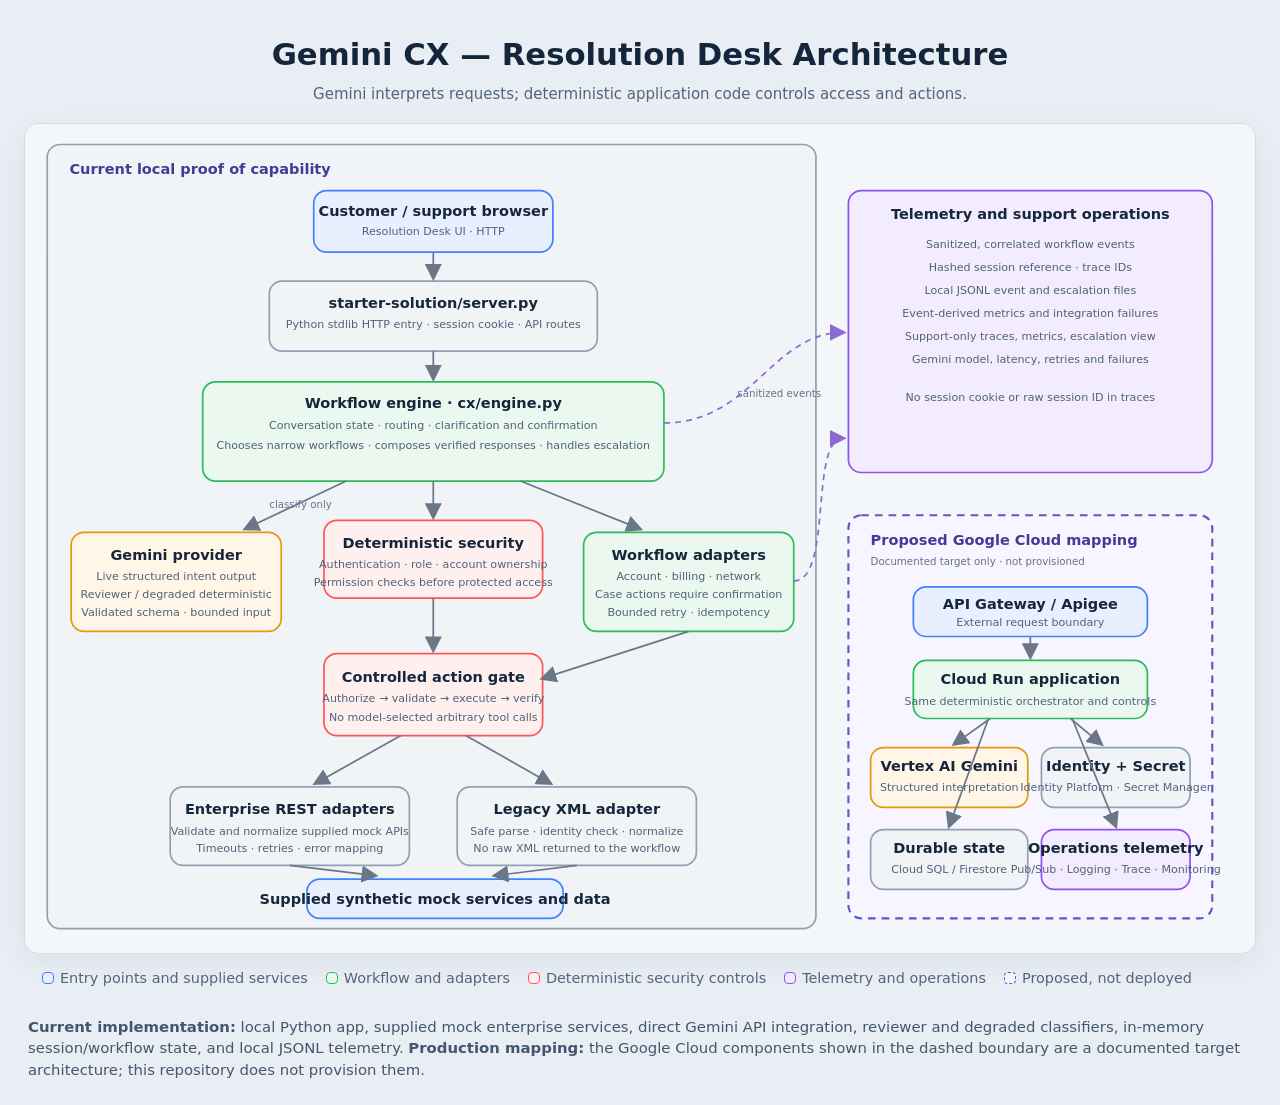
<file: docs/architecture.html>
<!doctype html>
<html lang="en">
<head>
  <meta charset="utf-8">
  <meta name="viewport" content="width=device-width, initial-scale=1">
  <title>Gemini CX — Resolution Desk Architecture</title>
  <style>
    :root { color-scheme: light; --ink:#15263c; --muted:#52657d; --line:#6b7787; --page:#f4f7fa; }
    * { box-sizing:border-box; }
    body { margin:0; padding:24px; background:#e9eef4; color:var(--ink); font:15px/1.45 system-ui,-apple-system,"Segoe UI",sans-serif; }
    main { max-width:1480px; margin:0 auto; }
    header { text-align:center; padding:8px 12px 18px; }
    h1 { margin:0; font-size:clamp(1.35rem,2.4vw,2rem); }
    header p { margin:7px 0 0; color:var(--muted); }
    .diagram { overflow-x:auto; border:1px solid #d5dee8; border-radius:14px; background:var(--page); box-shadow:0 8px 28px #17345212; }
    svg { display:block; width:100%; min-width:980px; height:auto; }
    .box { stroke-width:2; rx:15; }
    .blue { fill:#e8f0ff; stroke:#4380ff; }
    .green { fill:#eaf8ef; stroke:#28bd57; }
    .orange { fill:#fff6e7; stroke:#e39a12; }
    .purple { fill:#f3ecff; stroke:#9051ef; }
    .red { fill:#fff0f0; stroke:#ff5656; }
    .gray { fill:#f0f4f7; stroke:#91a1b3; }
    .gcp { fill:#f7f5ff; stroke:#6552cc; stroke-dasharray:9 7; stroke-width:2.5; }
    .title { fill:#16263b; font-size:17px; font-weight:700; text-anchor:middle; }
    .copy { fill:#50627a; font-size:13px; text-anchor:middle; }
    .small { fill:#61738a; font-size:12px; }
    .arrow { fill:none; stroke:var(--line); stroke-width:2; marker-end:url(#arrow); }
    .dash { fill:none; stroke:#8b6bd1; stroke-width:2; stroke-dasharray:7 6; marker-end:url(#purpleArrow); }
    .group-title { fill:#463997; font-size:17px; font-weight:700; }
    .legend { display:flex; gap:18px; flex-wrap:wrap; padding:14px 18px; color:var(--muted); font-size:.9rem; }
    .dot { display:inline-block; width:12px; height:12px; margin-right:6px; border-radius:4px; vertical-align:-1px; }
    .note { margin:14px 4px 0; color:#43566e; font-size:.93rem; }
    @media (max-width:700px) { body { padding:12px; } .legend { gap:10px; } }
  </style>
</head>
<body>
<main>
  <header>
    <h1>Gemini CX — Resolution Desk Architecture</h1>
    <p>Gemini interprets requests; deterministic application code controls access and actions.</p>
  </header>
  <div class="diagram" role="img" aria-label="Architecture diagram showing the current local proof of capability and a proposed Google Cloud production mapping.">
  <svg viewBox="0 0 1440 970" xmlns="http://www.w3.org/2000/svg" aria-labelledby="svgTitle svgDesc">
    <title id="svgTitle">Resolution Desk architecture</title>
    <desc id="svgDesc">Customer requests enter the local Python server and deterministic workflow. Gemini classifies requests. Controlled adapters call supplied mock services. Sanitized events feed local traces and metrics. A separate dashed boundary maps a future Google Cloud deployment and is not provisioned.</desc>
    <defs>
      <marker id="arrow" markerWidth="10" markerHeight="10" refX="8" refY="5" orient="auto"><path d="M0 0 L10 5 L0 10 z" fill="#6b7787"/></marker>
      <marker id="purpleArrow" markerWidth="10" markerHeight="10" refX="8" refY="5" orient="auto"><path d="M0 0 L10 5 L0 10 z" fill="#8b6bd1"/></marker>
    </defs>

    <!-- Current runnable local proof of capability -->
    <rect class="box gray" x="26" y="24" width="900" height="918" rx="22"/>
    <text class="group-title" x="52" y="58">Current local proof of capability</text>
    <rect class="box blue" x="338" y="78" width="280" height="72"/>
    <text class="title" x="478" y="108">Customer / support browser</text>
    <text class="copy" x="478" y="130">Resolution Desk UI · HTTP</text>

    <rect class="box gray" x="286" y="184" width="384" height="82"/>
    <text class="title" x="478" y="215">starter-solution/server.py</text>
    <text class="copy" x="478" y="239">Python stdlib HTTP entry · session cookie · API routes</text>
    <path class="arrow" d="M478 150 V180"/>

    <rect class="box green" x="208" y="302" width="540" height="116"/>
    <text class="title" x="478" y="333">Workflow engine · cx/engine.py</text>
    <text class="copy" x="478" y="357">Conversation state · routing · clarification and confirmation</text>
    <text class="copy" x="478" y="380">Chooses narrow workflows · composes verified responses · handles escalation</text>
    <path class="arrow" d="M478 266 V298"/>

    <rect class="box orange" x="54" y="478" width="246" height="116"/>
    <text class="title" x="177" y="510">Gemini provider</text>
    <text class="copy" x="177" y="534">Live structured intent output</text>
    <text class="copy" x="177" y="555">Reviewer / degraded deterministic</text>
    <text class="copy" x="177" y="576">Validated schema · bounded input</text>
    <path class="arrow" d="M376 418 L258 474"/>
    <text class="small" x="286" y="450">classify only</text>

    <rect class="box red" x="350" y="464" width="256" height="91"/>
    <text class="title" x="478" y="496">Deterministic security</text>
    <text class="copy" x="478" y="520">Authentication · role · account ownership</text>
    <text class="copy" x="478" y="541">Permission checks before protected access</text>
    <path class="arrow" d="M478 418 V460"/>

    <rect class="box green" x="654" y="478" width="246" height="116"/>
    <text class="title" x="777" y="510">Workflow adapters</text>
    <text class="copy" x="777" y="534">Account · billing · network</text>
    <text class="copy" x="777" y="555">Case actions require confirmation</text>
    <text class="copy" x="777" y="576">Bounded retry · idempotency</text>
    <path class="arrow" d="M580 418 L720 474"/>

    <rect class="box red" x="350" y="620" width="256" height="96"/>
    <text class="title" x="478" y="653">Controlled action gate</text>
    <text class="copy" x="478" y="677">Authorize → validate → execute → verify</text>
    <text class="copy" x="478" y="699">No model-selected arbitrary tool calls</text>
    <path class="arrow" d="M777 594 L606 649"/>
    <path class="arrow" d="M478 555 V616"/>

    <rect class="box gray" x="170" y="776" width="280" height="92"/>
    <text class="title" x="310" y="808">Enterprise REST adapters</text>
    <text class="copy" x="310" y="832">Validate and normalize supplied mock APIs</text>
    <text class="copy" x="310" y="852">Timeouts · retries · error mapping</text>

    <rect class="box gray" x="506" y="776" width="280" height="92"/>
    <text class="title" x="646" y="808">Legacy XML adapter</text>
    <text class="copy" x="646" y="832">Safe parse · identity check · normalize</text>
    <text class="copy" x="646" y="852">No raw XML returned to the workflow</text>
    <path class="arrow" d="M440 716 L340 772"/>
    <path class="arrow" d="M516 716 L615 772"/>

    <rect class="box blue" x="330" y="884" width="300" height="46"/>
    <text class="title" x="480" y="913">Supplied synthetic mock services and data</text>
    <path class="arrow" d="M310 868 L410 880"/>
    <path class="arrow" d="M646 868 L550 880"/>

    <rect class="box purple" x="964" y="78" width="426" height="330"/>
    <text class="title" x="1177" y="111">Telemetry and support operations</text>
    <text class="copy" x="1177" y="145">Sanitized, correlated workflow events</text>
    <text class="copy" x="1177" y="172">Hashed session reference · trace IDs</text>
    <text class="copy" x="1177" y="199">Local JSONL event and escalation files</text>
    <text class="copy" x="1177" y="226">Event-derived metrics and integration failures</text>
    <text class="copy" x="1177" y="253">Support-only traces, metrics, escalation view</text>
    <text class="copy" x="1177" y="280">Gemini model, latency, retries and failures</text>
    <text class="copy" x="1177" y="324">No session cookie or raw session ID in traces</text>
    <path class="dash" d="M748 350 C850 350 875 244 958 244"/>
    <text class="small" x="834" y="320">sanitized events</text>
    <path class="dash" d="M900 535 C946 535 918 368 958 368"/>

    <!-- Future deployment mapping -->
    <rect class="box gcp" x="964" y="458" width="426" height="472" rx="22"/>
    <text class="group-title" x="990" y="493">Proposed Google Cloud mapping</text>
    <text class="small" x="990" y="516">Documented target only · not provisioned</text>

    <rect class="box blue" x="1040" y="542" width="274" height="58"/>
    <text class="title" x="1177" y="568">API Gateway / Apigee</text>
    <text class="copy" x="1177" y="588">External request boundary</text>
    <rect class="box green" x="1040" y="628" width="274" height="68"/>
    <text class="title" x="1177" y="656">Cloud Run application</text>
    <text class="copy" x="1177" y="680">Same deterministic orchestrator and controls</text>
    <path class="arrow" d="M1177 600 V624"/>

    <rect class="box orange" x="990" y="730" width="184" height="70"/>
    <text class="title" x="1082" y="758">Vertex AI Gemini</text>
    <text class="copy" x="1082" y="781">Structured interpretation</text>
    <rect class="box gray" x="1190" y="730" width="174" height="70"/>
    <text class="title" x="1277" y="758">Identity + Secret</text>
    <text class="copy" x="1277" y="781">Identity Platform · Secret Manager</text>
    <path class="arrow" d="M1130 696 L1088 726"/>
    <path class="arrow" d="M1224 696 L1260 726"/>

    <rect class="box gray" x="990" y="826" width="184" height="70"/>
    <text class="title" x="1082" y="854">Durable state</text>
    <text class="copy" x="1082" y="877">Cloud SQL / Firestore</text>
    <rect class="box purple" x="1190" y="826" width="174" height="70"/>
    <text class="title" x="1277" y="854">Operations telemetry</text>
    <text class="copy" x="1277" y="877">Pub/Sub · Logging · Trace · Monitoring</text>
    <path class="arrow" d="M1128 696 L1082 822"/>
    <path class="arrow" d="M1226 696 L1277 822"/>
  </svg>
  </div>
  <div class="legend">
    <span><i class="dot" style="background:#e8f0ff;border:1px solid #4380ff"></i>Entry points and supplied services</span>
    <span><i class="dot" style="background:#eaf8ef;border:1px solid #28bd57"></i>Workflow and adapters</span>
    <span><i class="dot" style="background:#fff0f0;border:1px solid #ff5656"></i>Deterministic security controls</span>
    <span><i class="dot" style="background:#f3ecff;border:1px solid #9051ef"></i>Telemetry and operations</span>
    <span><i class="dot" style="background:#f7f5ff;border:1px dashed #6552cc"></i>Proposed, not deployed</span>
  </div>
  <p class="note"><strong>Current implementation:</strong> local Python app, supplied mock enterprise services, direct Gemini API integration, reviewer and degraded classifiers, in-memory session/workflow state, and local JSONL telemetry. <strong>Production mapping:</strong> the Google Cloud components shown in the dashed boundary are a documented target architecture; this repository does not provision them.</p>
</main>
</body>
</html>
</file>
